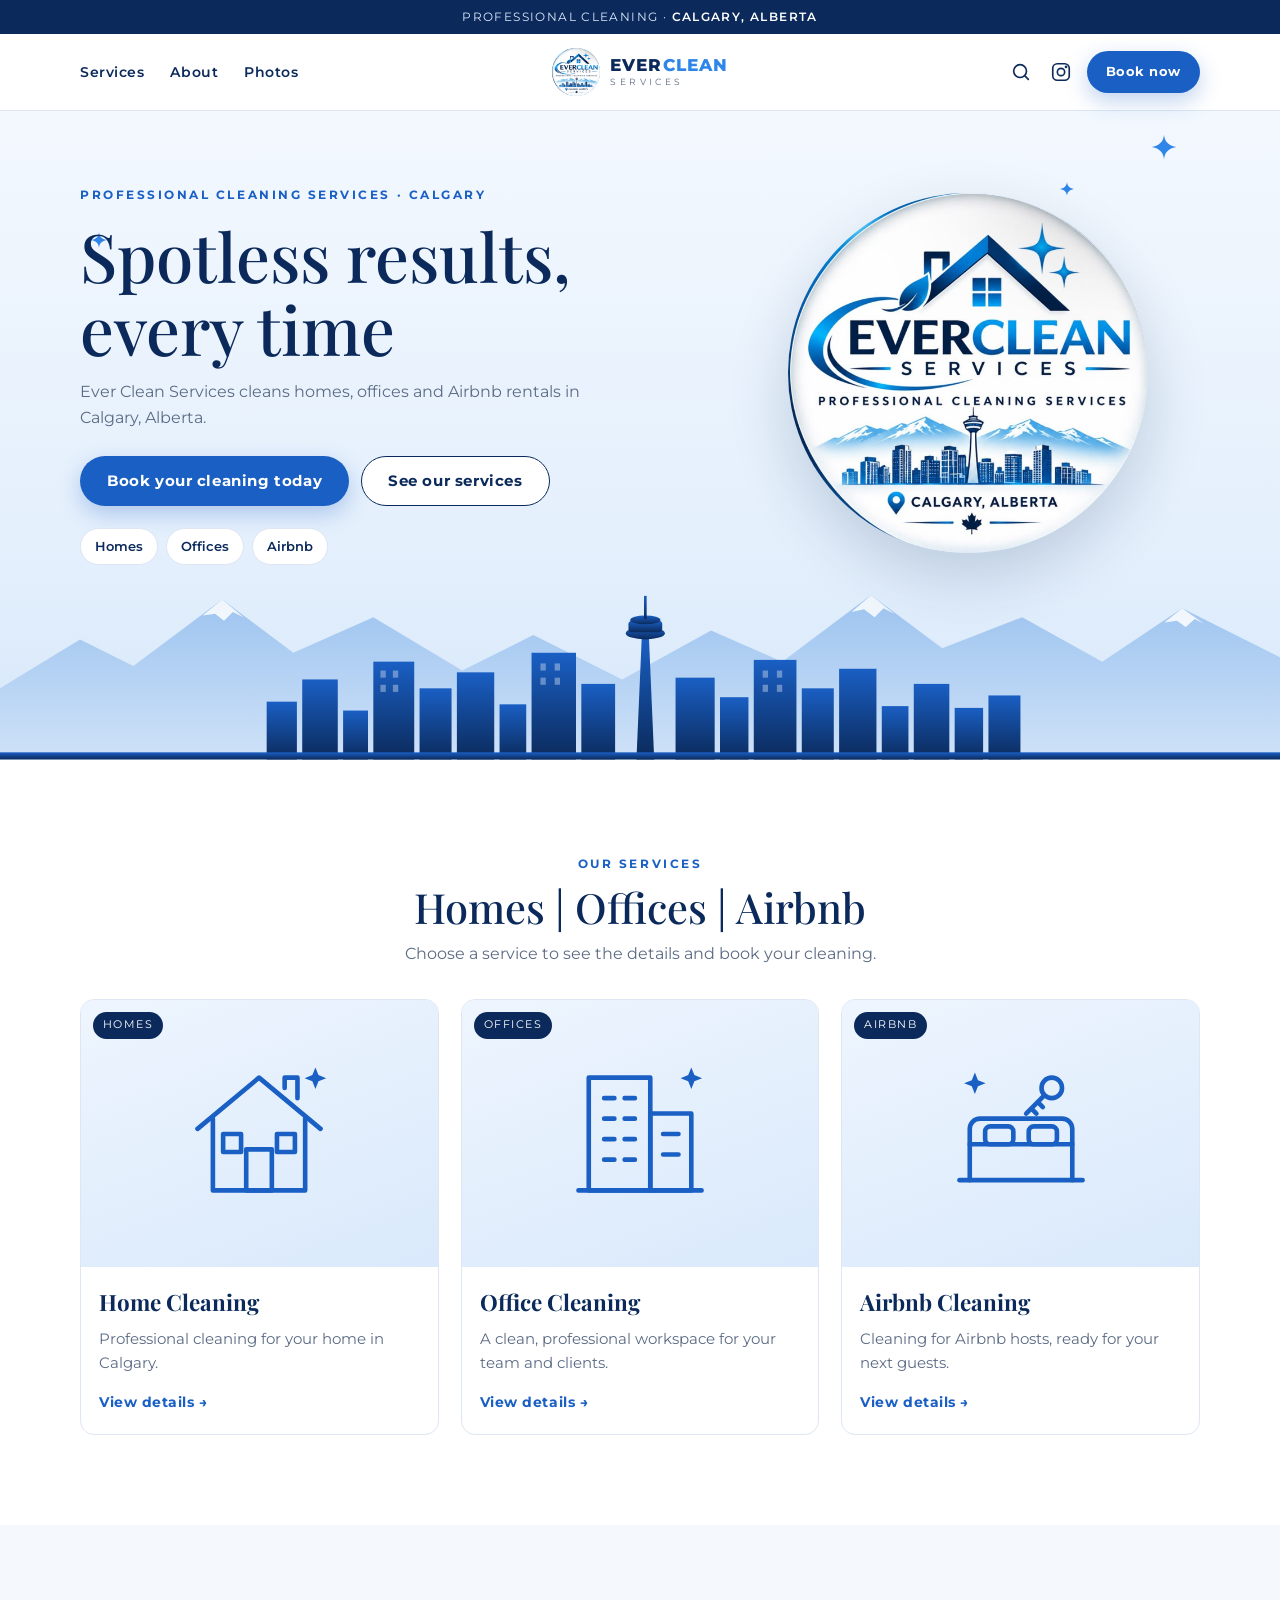
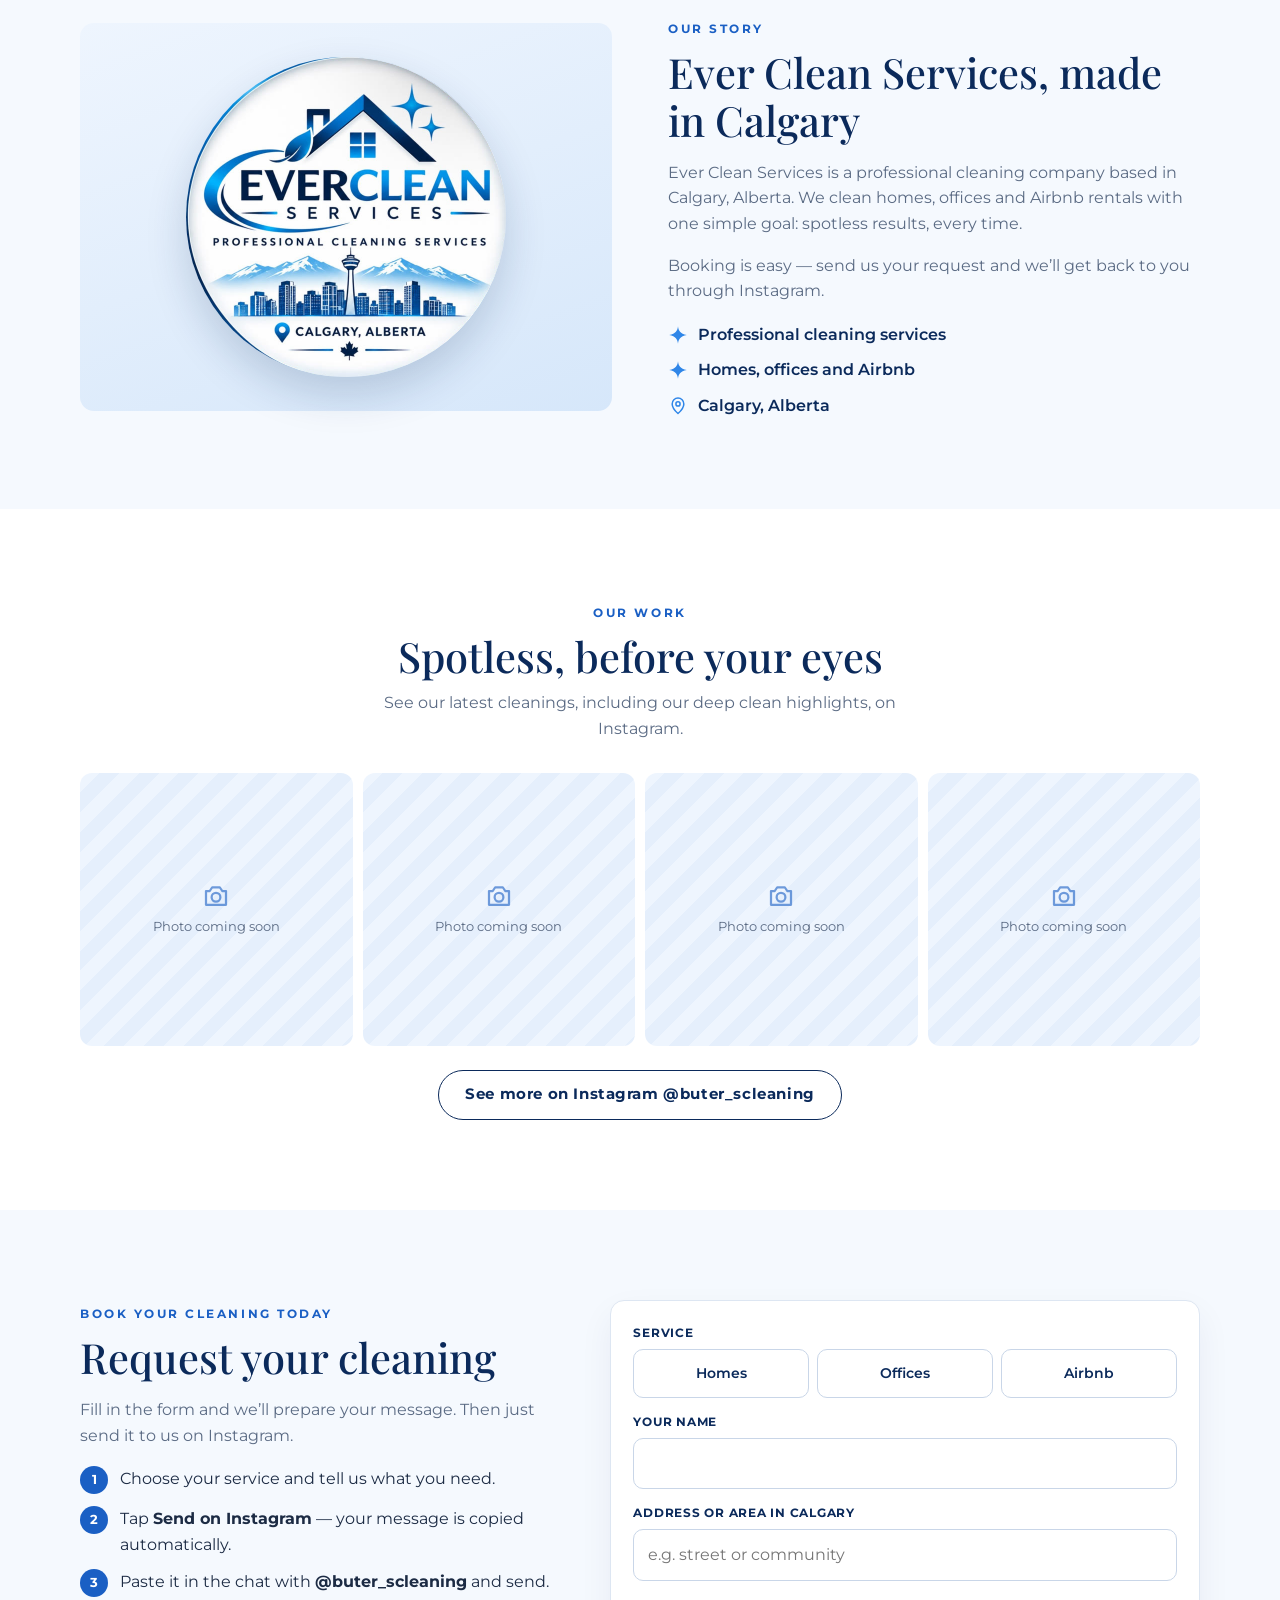
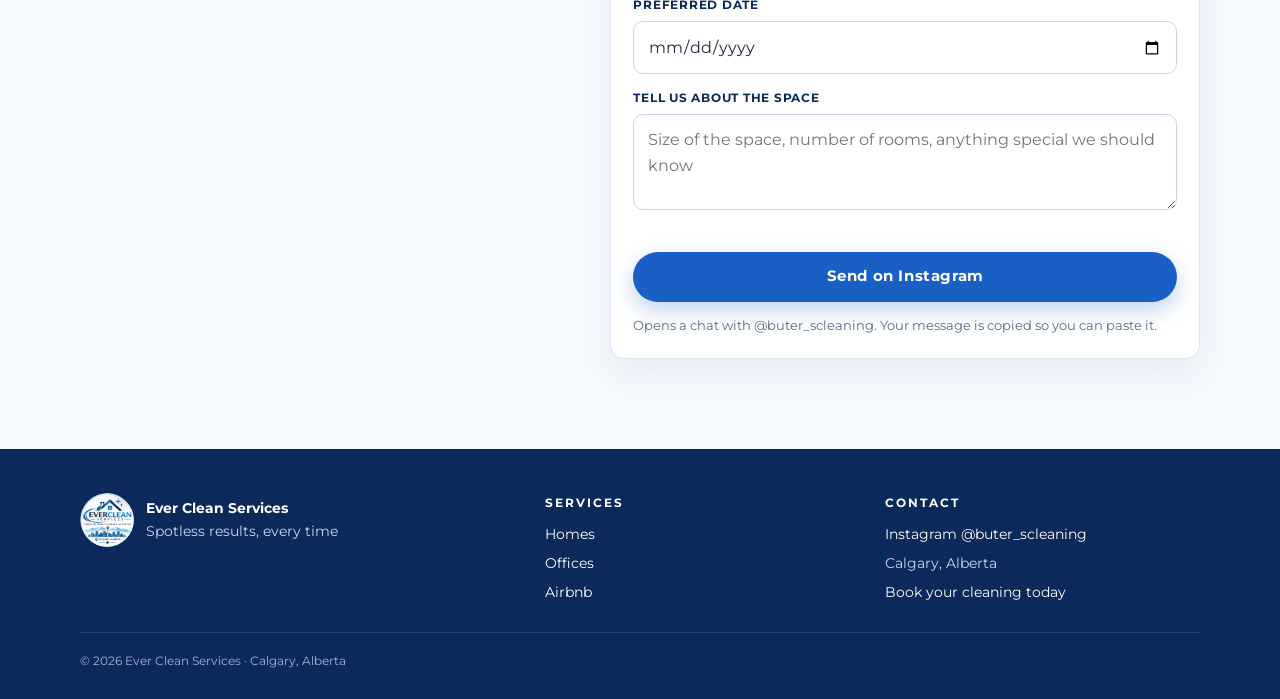
<file: index.html>
<!DOCTYPE html>
<html lang="en">
<head>
  <meta charset="utf-8">
  <meta name="viewport" content="width=device-width, initial-scale=1">
  <title>Ever Clean Services | Professional Cleaning in Calgary, Alberta</title>
  <meta name="description" content="Ever Clean Services — professional cleaning for homes, offices and Airbnb in Calgary, Alberta. Spotless results, every time. Book your cleaning today.">
  <meta name="theme-color" content="#0b2a5b">
  <meta property="og:title" content="Ever Clean Services — Calgary, Alberta">
  <meta property="og:description" content="Professional cleaning for homes, offices and Airbnb. Spotless results, every time.">
  <meta property="og:image" content="assets/img/logo.jpg">
  <link rel="icon" type="image/png" href="assets/img/favicon.png">
  <link rel="apple-touch-icon" href="assets/img/favicon.png">
  <link rel="preconnect" href="https://fonts.googleapis.com">
  <link rel="preconnect" href="https://fonts.gstatic.com" crossorigin>
  <link href="https://fonts.googleapis.com/css2?family=Montserrat:wght@400;500;600;700;800&family=Playfair+Display:wght@500;600&display=swap" rel="stylesheet">
  <link rel="stylesheet" href="css/style.css">
</head>
<body>

  <div class="announce">Professional cleaning · <a href="#book">Calgary, Alberta</a></div>

  <header class="header">
    <div class="container header__inner">
      <div class="header__left">
        <button class="icon-btn menu-toggle" type="button" data-action="menu-open" aria-label="Open menu" data-icon="menu"></button>
        <nav class="nav-desktop" aria-label="Main">
          <a href="#services">Services</a>
          <a href="#about">About</a>
          <a href="#photos">Photos</a>
        </nav>
      </div>
      <a class="brand" href="index.html" aria-label="Ever Clean Services — home">
        <img src="assets/img/logo.jpg" alt="" width="48" height="48">
        <span class="brand__text"><span class="brand__name">EVER<span>CLEAN</span></span><span class="brand__sub">SERVICES</span></span>
      </a>
      <div class="header__right">
        <button class="icon-btn" type="button" data-action="search-open" aria-label="Search services" data-icon="search"></button>
        <a class="icon-btn" href="https://www.instagram.com/buter_scleaning/" target="_blank" rel="noopener" aria-label="Instagram @buter_scleaning" data-icon="instagram"></a>
        <a class="btn btn--primary header__book" href="#book">Book now</a>
      </div>
    </div>
  </header>

  <main id="top">
    <!-- HERO -->
    <section class="hero" aria-labelledby="hero-title">
      <span class="sparkle sparkle--1" data-icon="sparkle"></span>
      <span class="sparkle sparkle--2" data-icon="sparkle"></span>
      <span class="sparkle sparkle--3" data-icon="sparkle"></span>
      <div class="container hero__inner">
        <div>
          <span class="eyebrow">Professional Cleaning Services · Calgary</span>
          <h1 id="hero-title">Spotless results, every time</h1>
          <p class="lead">Ever Clean Services cleans homes, offices and Airbnb rentals in Calgary, Alberta.</p>
          <div class="hero__ctas">
            <a class="btn btn--primary" href="#book" data-book>Book your cleaning today</a>
            <a class="btn btn--outline" href="#services">See our services</a>
          </div>
          <div class="hero__chips">
            <a class="chip" href="service.html?s=homes">Homes</a>
            <a class="chip" href="service.html?s=offices">Offices</a>
            <a class="chip" href="service.html?s=airbnb">Airbnb</a>
          </div>
        </div>
        <div class="hero__logo">
          <img src="assets/img/logo.jpg" alt="Ever Clean Services logo — Calgary, Alberta" width="360" height="360">
        </div>
      </div>

      <!-- Calgary skyline: mountains, buildings and the Calgary Tower -->
      <svg class="skyline" viewBox="0 0 1440 230" preserveAspectRatio="xMidYMax slice" aria-hidden="true">
        <defs>
          <linearGradient id="mt" x1="0" y1="0" x2="0" y2="1">
            <stop offset="0" stop-color="#9cc3ef"/><stop offset="1" stop-color="#cfe2f8"/>
          </linearGradient>
          <linearGradient id="bd" x1="0" y1="0" x2="0" y2="1">
            <stop offset="0" stop-color="#1a5fc4"/><stop offset="1" stop-color="#0b2a5b"/>
          </linearGradient>
        </defs>
        <path fill="url(#mt)" d="M0 150 L90 95 L150 125 L250 50 L330 110 L420 70 L520 130 L600 90 L700 140 L800 85 L880 120 L980 45 L1060 105 L1150 70 L1240 120 L1330 60 L1440 115 V230 H0Z"/>
        <path fill="#fff" opacity=".85" d="M250 50 L228 68 L242 66 L252 74 L262 64 L274 70 Z M980 45 L958 64 L972 61 L984 70 L994 60 L1006 66 Z M1330 60 L1310 76 L1324 74 L1334 81 L1344 72 L1354 77 Z"/>
        <g fill="url(#bd)">
          <rect x="300" y="165" width="34" height="65"/><rect x="340" y="140" width="40" height="90"/>
          <rect x="386" y="175" width="28" height="55"/><rect x="420" y="120" width="46" height="110"/>
          <rect x="472" y="150" width="36" height="80"/><rect x="514" y="132" width="42" height="98"/>
          <rect x="562" y="168" width="30" height="62"/><rect x="598" y="110" width="50" height="120"/>
          <rect x="654" y="145" width="38" height="85"/>
          <!-- Calgary Tower -->
          <path d="M716 230 L722 92 L730 92 L736 230 Z"/>
          <ellipse cx="726" cy="88" rx="22" ry="7"/>
          <rect x="707" y="74" width="38" height="13" rx="4"/>
          <ellipse cx="726" cy="73" rx="17" ry="5"/>
          <rect x="724.5" y="46" width="3" height="26"/>
          <rect x="760" y="138" width="44" height="92"/><rect x="810" y="160" width="32" height="70"/>
          <rect x="848" y="118" width="48" height="112"/><rect x="902" y="150" width="36" height="80"/>
          <rect x="944" y="128" width="42" height="102"/><rect x="992" y="170" width="30" height="60"/>
          <rect x="1028" y="145" width="40" height="85"/><rect x="1074" y="172" width="32" height="58"/>
          <rect x="1112" y="158" width="36" height="72"/>
          <rect x="0" y="222" width="1440" height="8"/>
        </g>
        <g fill="#fff" opacity=".35">
          <rect x="428" y="130" width="6" height="8"/><rect x="442" y="130" width="6" height="8"/><rect x="428" y="146" width="6" height="8"/><rect x="442" y="146" width="6" height="8"/>
          <rect x="608" y="122" width="6" height="8"/><rect x="624" y="122" width="6" height="8"/><rect x="608" y="138" width="6" height="8"/><rect x="624" y="138" width="6" height="8"/>
          <rect x="858" y="130" width="6" height="8"/><rect x="874" y="130" width="6" height="8"/><rect x="858" y="146" width="6" height="8"/><rect x="874" y="146" width="6" height="8"/>
        </g>
      </svg>
    </section>

    <!-- SERVICES -->
    <section class="section" id="services" aria-labelledby="services-title">
      <div class="container">
        <div class="section__head reveal">
          <span class="eyebrow">Our services</span>
          <h2 id="services-title">Homes | Offices | Airbnb</h2>
          <p>Choose a service to see the details and book your cleaning.</p>
        </div>
        <div class="grid" id="services-grid"><!-- filled by js/main.js --></div>
      </div>
    </section>

    <!-- ABOUT -->
    <section class="section section--tint" id="about" aria-labelledby="about-title">
      <div class="container about">
        <div class="about__media reveal">
          <img src="assets/img/logo.jpg" alt="Ever Clean Services — Professional Cleaning Services, Calgary, Alberta" width="320" height="320" loading="lazy">
        </div>
        <div class="about__text reveal">
          <span class="eyebrow">Our story</span>
          <h2 class="h2" id="about-title">Ever Clean Services, made in Calgary</h2>
          <p>Ever Clean Services is a professional cleaning company based in Calgary, Alberta. We clean homes, offices and Airbnb rentals with one simple goal: spotless results, every time.</p>
          <p>Booking is easy — send us your request and we’ll get back to you through Instagram.</p>
          <ul class="about__list">
            <li><span data-icon="sparkle"></span>Professional cleaning services</li>
            <li><span data-icon="sparkle"></span>Homes, offices and Airbnb</li>
            <li><span data-icon="pin"></span>Calgary, Alberta</li>
          </ul>
        </div>
      </div>
    </section>

    <!-- PHOTOS -->
    <section class="section" id="photos" aria-labelledby="photos-title">
      <div class="container">
        <div class="section__head reveal">
          <span class="eyebrow">Our work</span>
          <h2 id="photos-title">Spotless, before your eyes</h2>
          <p>See our latest cleanings, including our deep clean highlights, on Instagram.</p>
        </div>
        <!-- Replace the placeholders with real photos: <div class="photo"><img src="assets/img/work/01.jpg" alt="..."></div> -->
        <div class="photos reveal" id="photos-grid">
          <div class="photo"><div><span data-icon="camera"></span>Photo coming soon</div></div>
          <div class="photo"><div><span data-icon="camera"></span>Photo coming soon</div></div>
          <div class="photo"><div><span data-icon="camera"></span>Photo coming soon</div></div>
          <div class="photo"><div><span data-icon="camera"></span>Photo coming soon</div></div>
        </div>
        <div class="photos__cta">
          <a class="btn btn--outline" href="https://www.instagram.com/buter_scleaning/" target="_blank" rel="noopener">See more on Instagram @buter_scleaning</a>
        </div>
      </div>
    </section>

    <!-- BOOK -->
    <section class="section section--tint" id="book" aria-labelledby="book-title">
      <div class="container book">
        <div class="book__intro reveal">
          <span class="eyebrow">Book your cleaning today</span>
          <h2 class="h2" id="book-title">Request your cleaning</h2>
          <p>Fill in the form and we’ll prepare your message. Then just send it to us on Instagram.</p>
          <ol class="steps">
            <li><b>1</b><span>Choose your service and tell us what you need.</span></li>
            <li><b>2</b><span>Tap <strong>Send on Instagram</strong> — your message is copied automatically.</span></li>
            <li><b>3</b><span>Paste it in the chat with <strong>@buter_scleaning</strong> and send.</span></li>
          </ol>
        </div>

        <div class="reveal">
          <form class="form" id="book-form" novalidate>
            <div class="field">
              <span class="field__label" style="font-size:.78rem;font-weight:700;letter-spacing:.06em;text-transform:uppercase;color:var(--navy)">Service</span>
              <div class="service-pick" id="service-pick"><!-- filled by js/main.js --></div>
            </div>
            <div class="field">
              <label for="f-name">Your name</label>
              <input id="f-name" name="name" type="text" autocomplete="name" required>
            </div>
            <div class="field">
              <label for="f-area">Address or area in Calgary</label>
              <input id="f-area" name="area" type="text" autocomplete="street-address" placeholder="e.g. street or community">
            </div>
            <div class="field">
              <label for="f-date">Preferred date</label>
              <input id="f-date" name="date" type="date">
            </div>
            <div class="field">
              <label for="f-notes">Tell us about the space</label>
              <textarea id="f-notes" name="notes" placeholder="Size of the space, number of rooms, anything special we should know"></textarea>
            </div>
            <p class="form__error" id="form-error" role="alert"></p>
            <button class="btn btn--primary btn--block" type="submit">Send on Instagram</button>
            <p class="form__note">Opens a chat with @buter_scleaning. Your message is copied so you can paste it.</p>
          </form>

          <div class="result" id="book-result" aria-live="polite">
            <h3>Your message is ready ✨</h3>
            <p class="form__note" id="result-status">We copied it for you. Paste it in the Instagram chat and send.</p>
            <textarea id="result-text" readonly aria-label="Your booking message"></textarea>
            <button class="btn btn--outline btn--block" type="button" id="copy-again">Copy message</button>
            <a class="btn btn--primary btn--block" id="open-dm" href="https://ig.me/m/buter_scleaning" target="_blank" rel="noopener">Open Instagram chat</a>
          </div>
        </div>
      </div>
    </section>
  </main>

  <footer class="footer">
    <div class="container">
      <div class="footer__grid">
        <div>
          <div class="footer__brand">
            <img src="assets/img/logo.jpg" alt="" width="54" height="54" loading="lazy">
            <div><strong style="color:#fff">Ever Clean Services</strong><br>Spotless results, every time</div>
          </div>
        </div>
        <div>
          <h4>Services</h4>
          <ul>
            <li><a href="service.html?s=homes">Homes</a></li>
            <li><a href="service.html?s=offices">Offices</a></li>
            <li><a href="service.html?s=airbnb">Airbnb</a></li>
          </ul>
        </div>
        <div>
          <h4>Contact</h4>
          <ul>
            <li><a href="https://www.instagram.com/buter_scleaning/" target="_blank" rel="noopener">Instagram @buter_scleaning</a></li>
            <li>Calgary, Alberta</li>
            <li><a href="#book">Book your cleaning today</a></li>
          </ul>
        </div>
      </div>
      <div class="footer__bottom">© <span data-year></span> Ever Clean Services · Calgary, Alberta</div>
    </div>
  </footer>

  <div class="sticky-cta" id="sticky-cta">
    <a class="btn btn--primary" href="#book">Book your cleaning today</a>
  </div>

  <script src="js/data.js"></script>
  <script src="js/main.js"></script>
</body>
</html>
</file>
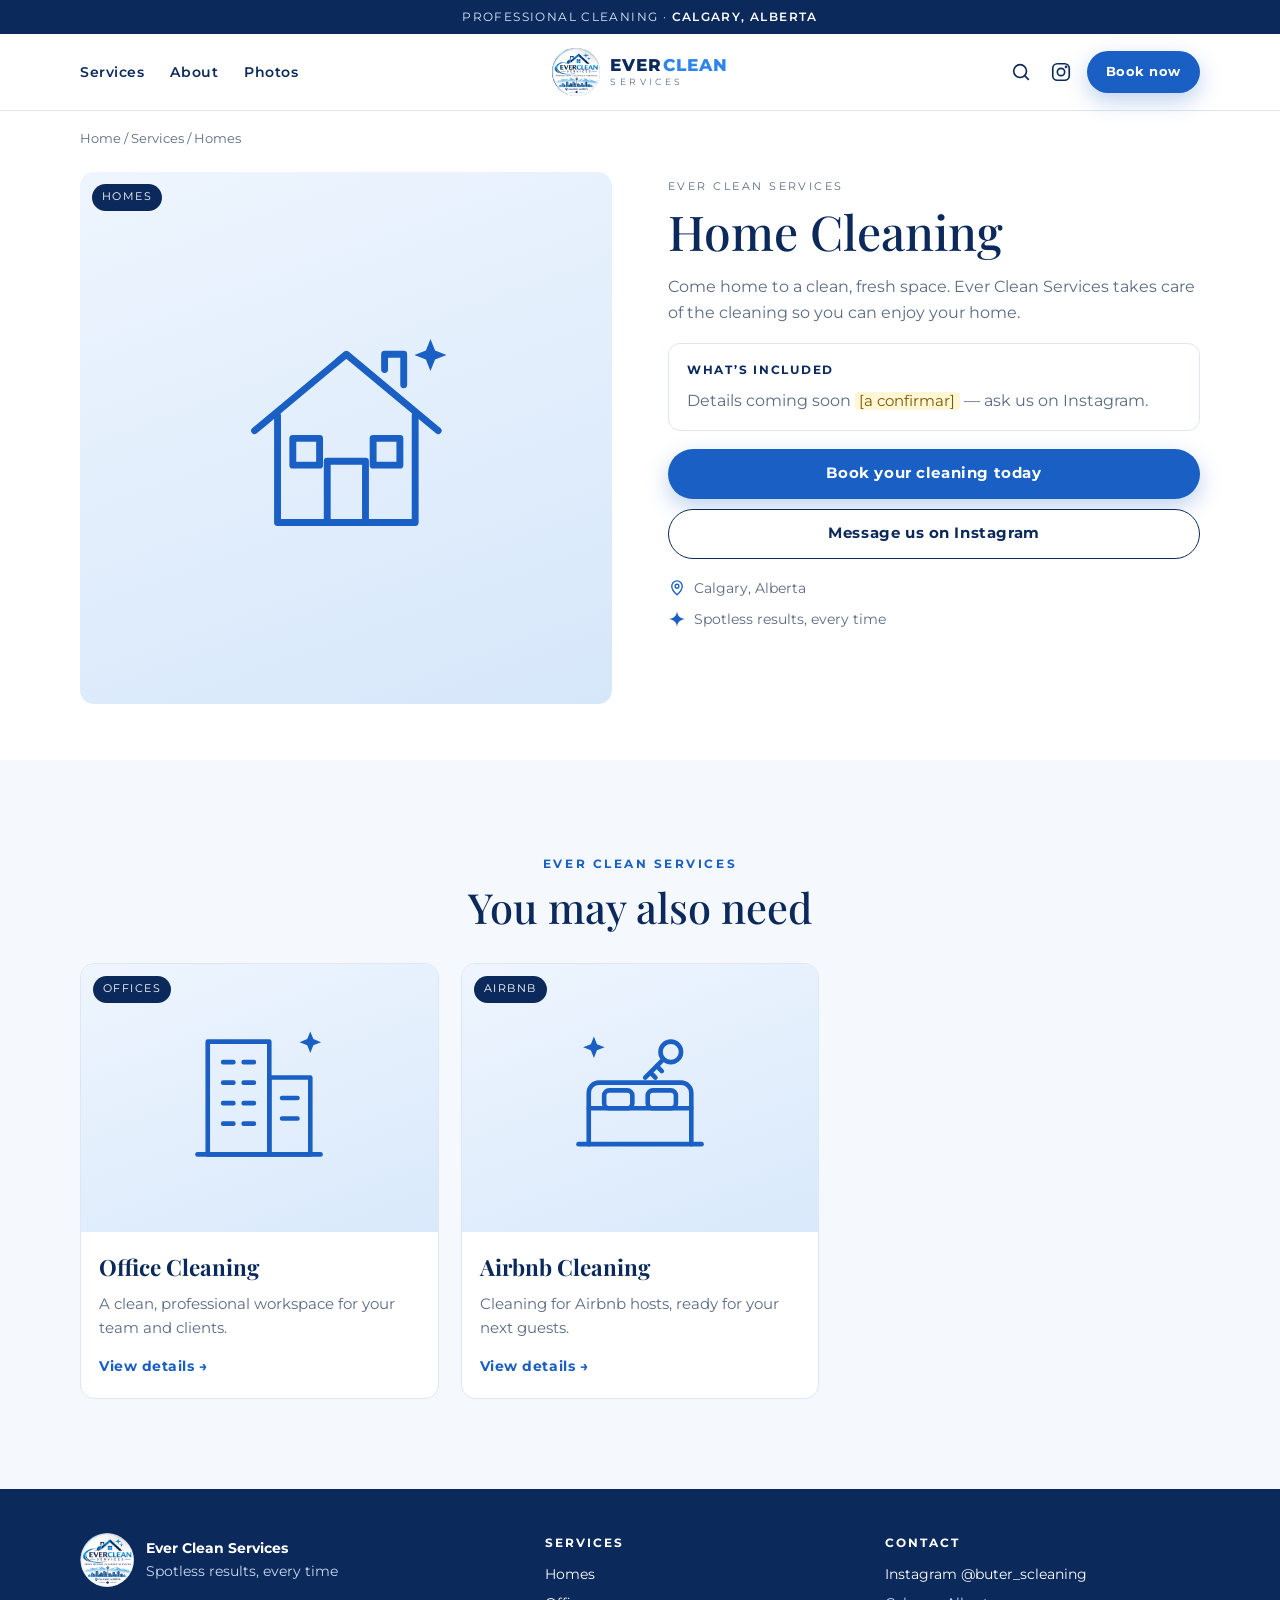
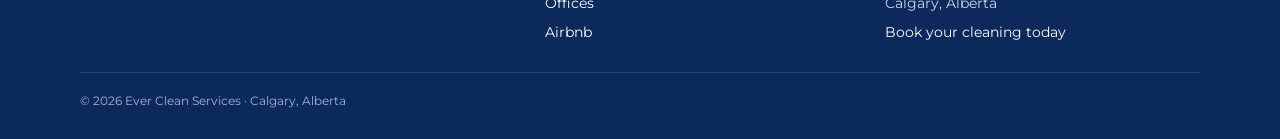
<file: service.html>
<!DOCTYPE html>
<html lang="en">
<head>
  <meta charset="utf-8">
  <meta name="viewport" content="width=device-width, initial-scale=1">
  <title>Services | Ever Clean Services — Calgary, Alberta</title>
  <meta name="description" content="Ever Clean Services — professional cleaning for homes, offices and Airbnb in Calgary, Alberta.">
  <meta name="theme-color" content="#0b2a5b">
  <link rel="icon" type="image/png" href="assets/img/favicon.png">
  <link rel="apple-touch-icon" href="assets/img/favicon.png">
  <link rel="preconnect" href="https://fonts.googleapis.com">
  <link rel="preconnect" href="https://fonts.gstatic.com" crossorigin>
  <link href="https://fonts.googleapis.com/css2?family=Montserrat:wght@400;500;600;700;800&family=Playfair+Display:wght@500;600&display=swap" rel="stylesheet">
  <link rel="stylesheet" href="css/style.css">
</head>
<body>

  <div class="announce">Professional cleaning · <a href="index.html#book">Calgary, Alberta</a></div>

  <header class="header">
    <div class="container header__inner">
      <div class="header__left">
        <button class="icon-btn menu-toggle" type="button" data-action="menu-open" aria-label="Open menu" data-icon="menu"></button>
        <nav class="nav-desktop" aria-label="Main">
          <a href="index.html#services">Services</a>
          <a href="index.html#about">About</a>
          <a href="index.html#photos">Photos</a>
        </nav>
      </div>
      <a class="brand" href="index.html" aria-label="Ever Clean Services — home">
        <img src="assets/img/logo.jpg" alt="" width="48" height="48">
        <span class="brand__text"><span class="brand__name">EVER<span>CLEAN</span></span><span class="brand__sub">SERVICES</span></span>
      </a>
      <div class="header__right">
        <button class="icon-btn" type="button" data-action="search-open" aria-label="Search services" data-icon="search"></button>
        <a class="icon-btn" href="https://www.instagram.com/buter_scleaning/" target="_blank" rel="noopener" aria-label="Instagram @buter_scleaning" data-icon="instagram"></a>
        <a class="btn btn--primary header__book" href="index.html#book">Book now</a>
      </div>
    </div>
  </header>

  <main>
    <div class="container">
      <nav class="crumbs" aria-label="Breadcrumb">
        <a href="index.html">Home</a> / <a href="index.html#services">Services</a> / <span id="crumb-current">Service</span>
      </nav>
      <section class="detail" id="service-detail"><!-- filled by js/main.js --></section>
    </div>

    <section class="section section--tint" aria-labelledby="related-title">
      <div class="container">
        <div class="section__head">
          <span class="eyebrow">Ever Clean Services</span>
          <h2 id="related-title">You may also need</h2>
        </div>
        <div class="grid" id="related-grid"></div>
      </div>
    </section>
  </main>

  <footer class="footer">
    <div class="container">
      <div class="footer__grid">
        <div>
          <div class="footer__brand">
            <img src="assets/img/logo.jpg" alt="" width="54" height="54" loading="lazy">
            <div><strong style="color:#fff">Ever Clean Services</strong><br>Spotless results, every time</div>
          </div>
        </div>
        <div>
          <h4>Services</h4>
          <ul>
            <li><a href="service.html?s=homes">Homes</a></li>
            <li><a href="service.html?s=offices">Offices</a></li>
            <li><a href="service.html?s=airbnb">Airbnb</a></li>
          </ul>
        </div>
        <div>
          <h4>Contact</h4>
          <ul>
            <li><a href="https://www.instagram.com/buter_scleaning/" target="_blank" rel="noopener">Instagram @buter_scleaning</a></li>
            <li>Calgary, Alberta</li>
            <li><a href="index.html#book">Book your cleaning today</a></li>
          </ul>
        </div>
      </div>
      <div class="footer__bottom">© <span data-year></span> Ever Clean Services · Calgary, Alberta</div>
    </div>
  </footer>

  <script src="js/data.js"></script>
  <script src="js/main.js"></script>
</body>
</html>
</file>
<file: css/style.css>
/* Ever Clean Services — styles (mobile-first) */
:root {
  --navy: #0b2a5b;
  --blue: #1a5fc4;
  --blue-bright: #2f86e8;
  --sky: #eaf3fd;
  --sky-2: #f5f9fe;
  --line: #dde6f2;
  --text: #1c2b44;
  --muted: #5b6b84;
  --white: #fff;
  --radius: 14px;
  --serif: "Playfair Display", Georgia, "Times New Roman", serif;
  --sans: "Montserrat", system-ui, -apple-system, "Segoe UI", Roboto, sans-serif;
  --max: 1160px;
}

*, *::before, *::after { box-sizing: border-box; }
html { scroll-behavior: smooth; }
body {
  margin: 0;
  font-family: var(--sans);
  color: var(--text);
  background: var(--white);
  line-height: 1.6;
  -webkit-font-smoothing: antialiased;
}
img, svg { max-width: 100%; display: block; }
a { color: var(--blue); }
button { font: inherit; cursor: pointer; }
.container { width: 100%; max-width: var(--max); margin: 0 auto; padding: 0 20px; }
.visually-hidden { position: absolute; width: 1px; height: 1px; overflow: hidden; clip: rect(0 0 0 0); white-space: nowrap; }
.tbc { background: #fff6d6; color: #7a5a00; padding: 0 .3em; border-radius: 4px; font-size: .92em; }

/* ---------- Announcement bar ---------- */
.announce {
  background: var(--navy); color: #dbe8fb;
  text-align: center; font-size: .72rem; letter-spacing: .12em; text-transform: uppercase;
  padding: 8px 12px;
}
.announce a { color: #fff; text-decoration: none; font-weight: 600; }

/* ---------- Header ---------- */
.header {
  position: sticky; top: 0; z-index: 40;
  background: rgba(255,255,255,.96);
  backdrop-filter: blur(8px);
  border-bottom: 1px solid var(--line);
}
.header__inner {
  display: grid; grid-template-columns: 1fr auto 1fr; align-items: center;
  height: 64px;
}
.header__left, .header__right { display: flex; align-items: center; gap: 4px; }
.header__right { justify-content: flex-end; }
.icon-btn {
  width: 42px; height: 42px; display: inline-grid; place-items: center;
  border: 0; background: none; color: var(--navy); border-radius: 50%;
}
.icon-btn:hover { background: var(--sky); }
.icon-btn svg { width: 22px; height: 22px; }
.brand { display: flex; align-items: center; gap: 10px; text-decoration: none; color: var(--navy); }
.brand img { width: 40px; height: 40px; border-radius: 50%; object-fit: cover; }
.brand__text { line-height: 1; text-align: left; }
.brand__name { font-weight: 800; letter-spacing: .06em; font-size: 1.05rem; }
.brand__name span { color: var(--blue-bright); }
.brand__sub { display: block; font-size: .56rem; letter-spacing: .38em; margin-top: 4px; color: var(--muted); }
.nav-desktop { display: none; }
.header .header__book { display: none; }
.header__left, .header__right { min-width: 0; }
.header__right { gap: 0; }
.header .icon-btn { width: 40px; height: 40px; }

/* ---------- Drawer (mobile menu) ---------- */
.drawer-backdrop {
  position: fixed; inset: 0; background: rgba(11,42,91,.35); z-index: 60;
  opacity: 0; pointer-events: none; transition: opacity .25s;
}
.drawer {
  position: fixed; top: 0; left: 0; bottom: 0; width: min(84vw, 340px); z-index: 61;
  background: #fff; padding: 20px 24px; transform: translateX(-100%); transition: transform .3s ease;
  display: flex; flex-direction: column; gap: 6px;
}
body.menu-open .drawer { transform: none; }
body.menu-open .drawer-backdrop { opacity: 1; pointer-events: auto; }
.drawer__top { display: flex; justify-content: space-between; align-items: center; margin-bottom: 10px; }
.drawer a.drawer__link {
  display: block; padding: 14px 0; border-bottom: 1px solid var(--line);
  text-decoration: none; color: var(--navy); font-weight: 600; font-size: 1.02rem;
}
.drawer .btn { margin-top: 18px; }

/* ---------- Buttons ---------- */
.btn {
  display: inline-flex; align-items: center; justify-content: center; gap: 8px;
  min-height: 50px; padding: 0 26px; border-radius: 999px;
  font-weight: 700; font-size: .92rem; letter-spacing: .04em; text-decoration: none;
  border: 1.5px solid transparent; transition: transform .15s, background .2s, color .2s;
}
.btn:active { transform: scale(.98); }
.btn--primary { background: var(--blue); color: #fff; box-shadow: 0 8px 22px rgba(26,95,196,.28); }
.btn--primary:hover { background: var(--navy); }
.btn--outline { border-color: var(--navy); color: var(--navy); background: #fff; }
.btn--outline:hover { background: var(--navy); color: #fff; }
.btn--block { width: 100%; }

/* ---------- Hero ---------- */
.hero {
  position: relative; overflow: hidden;
  background: linear-gradient(180deg, #f3f8fe 0%, #e3effc 70%, #d6e7fa 100%);
  padding: 48px 0 0;
}
.hero__inner { position: relative; z-index: 2; display: grid; gap: 28px; text-align: center; }
.eyebrow {
  display: inline-block; font-size: .72rem; font-weight: 700; letter-spacing: .22em; text-transform: uppercase;
  color: var(--blue);
}
.hero h1 {
  font-family: var(--serif); font-weight: 500; color: var(--navy);
  font-size: clamp(2.3rem, 9vw, 4.2rem); line-height: 1.08; margin: 12px 0 14px;
}
.hero p.lead { color: var(--muted); font-size: 1.02rem; max-width: 520px; margin: 0 auto 26px; }
.hero__ctas { display: flex; flex-direction: column; gap: 12px; align-items: center; }
.hero__ctas .btn { width: 100%; max-width: 340px; }
.hero__chips { display: flex; flex-wrap: wrap; justify-content: center; gap: 8px; margin-top: 22px; }
.chip {
  display: inline-flex; align-items: center; gap: 6px;
  background: #fff; border: 1px solid var(--line); border-radius: 999px;
  padding: 7px 14px; font-size: .82rem; font-weight: 600; color: var(--navy); text-decoration: none;
}
.chip:hover { border-color: var(--blue); }
.hero__logo { display: none; }
.skyline { position: relative; z-index: 1; margin-top: 36px; width: 100%; height: auto; }
.sparkle { position: absolute; z-index: 1; color: var(--blue-bright); animation: twinkle 3.2s ease-in-out infinite; }
.sparkle--1 { top: 22px; right: 8%; width: 28px; }
.sparkle--2 { top: 70px; right: 16%; width: 16px; animation-delay: .8s; }
.sparkle--3 { top: 120px; left: 7%; width: 18px; animation-delay: 1.6s; }
@keyframes twinkle { 0%,100% { opacity: .35; transform: scale(.85); } 50% { opacity: 1; transform: scale(1); } }

/* ---------- Sections ---------- */
.section { padding: 64px 0; }
.section--tint { background: var(--sky-2); }
.section__head { text-align: center; margin-bottom: 32px; }
.section__head h2, .h2 {
  font-family: var(--serif); font-weight: 500; color: var(--navy);
  font-size: clamp(1.8rem, 6vw, 2.6rem); line-height: 1.15; margin: 8px 0 10px;
}
.section__head p { color: var(--muted); margin: 0 auto; max-width: 560px; }

/* ---------- Service cards (product-grid style) ---------- */
.grid { display: grid; gap: 18px; grid-template-columns: 1fr; }
.card {
  display: flex; flex-direction: column; text-decoration: none; color: inherit;
  background: #fff; border: 1px solid var(--line); border-radius: var(--radius); overflow: hidden;
  transition: box-shadow .2s, transform .2s;
}
.card:hover { box-shadow: 0 14px 34px rgba(11,42,91,.10); transform: translateY(-2px); }
.card__media {
  aspect-ratio: 4 / 3; background: linear-gradient(160deg, #eef5fe, #d9e9fb);
  display: grid; place-items: center; position: relative;
}
.card__media svg { width: 46%; height: auto; color: var(--blue); }
.card__tag {
  position: absolute; top: 12px; left: 12px; background: var(--navy); color: #fff;
  font-size: .66rem; letter-spacing: .14em; text-transform: uppercase; padding: 5px 10px; border-radius: 999px;
}
.card__body { padding: 18px 18px 20px; display: flex; flex-direction: column; gap: 6px; flex: 1; }
.card__title { font-family: var(--serif); font-size: 1.4rem; color: var(--navy); margin: 0; }
.card__text { color: var(--muted); margin: 0; font-size: .95rem; }
.card__link { margin-top: auto; padding-top: 10px; font-weight: 700; font-size: .85rem; color: var(--blue); letter-spacing: .04em; }

/* ---------- About (Our story) ---------- */
.about { display: grid; gap: 28px; align-items: center; }
.about__media {
  background: linear-gradient(160deg, #eef5fe, #d6e7fa); border-radius: var(--radius);
  padding: 34px; display: grid; place-items: center;
}
.about__media img { width: min(320px, 80%); border-radius: 50%; box-shadow: 0 18px 40px rgba(11,42,91,.18); }
.about__text p { color: var(--muted); }
.about__list { list-style: none; padding: 0; margin: 18px 0 0; display: grid; gap: 10px; }
.about__list li { display: flex; gap: 10px; align-items: center; font-weight: 600; color: var(--navy); }
.about__list svg { width: 20px; color: var(--blue-bright); flex: none; }

/* ---------- Photos ---------- */
.photos { display: grid; grid-template-columns: repeat(2, 1fr); gap: 10px; }
.photo {
  aspect-ratio: 1; border-radius: 12px; overflow: hidden;
  background: repeating-linear-gradient(135deg, #eef5fe 0 14px, #e5effc 14px 28px);
  display: grid; place-items: center; text-align: center; color: var(--muted); font-size: .8rem; padding: 10px;
}
.photo img { width: 100%; height: 100%; object-fit: cover; }
.photo svg { width: 30px; margin: 0 auto 6px; color: var(--blue); opacity: .6; }
.photos__cta { text-align: center; margin-top: 24px; }

/* ---------- Booking ---------- */
.book { display: grid; gap: 28px; }
.book__intro p { color: var(--muted); }
.steps { list-style: none; padding: 0; margin: 18px 0 0; display: grid; gap: 12px; }
.steps li { display: flex; gap: 12px; align-items: flex-start; }
.steps b {
  flex: none; width: 28px; height: 28px; border-radius: 50%; background: var(--blue); color: #fff;
  display: grid; place-items: center; font-size: .8rem;
}
.form {
  background: #fff; border: 1px solid var(--line); border-radius: var(--radius);
  padding: 22px; display: grid; gap: 14px; box-shadow: 0 14px 34px rgba(11,42,91,.06);
}
.field { display: grid; gap: 6px; }
.field label { font-size: .78rem; font-weight: 700; letter-spacing: .06em; text-transform: uppercase; color: var(--navy); }
.field input, .field select, .field textarea {
  width: 100%; font: inherit; font-size: 16px; /* 16px avoids iOS zoom */
  padding: 12px 14px; border: 1px solid #c9d6e8; border-radius: 10px; background: #fff; color: var(--text);
}
.field input:focus, .field select:focus, .field textarea:focus { outline: 2px solid var(--blue-bright); outline-offset: 1px; border-color: transparent; }
.field textarea { min-height: 96px; resize: vertical; }
.service-pick { display: grid; grid-template-columns: repeat(3, 1fr); gap: 8px; }
.service-pick input { position: absolute; opacity: 0; pointer-events: none; }
.service-pick label {
  text-transform: none; letter-spacing: 0; font-size: .9rem; font-weight: 600;
  border: 1.5px solid #c9d6e8; border-radius: 10px; padding: 12px 6px; text-align: center; cursor: pointer; color: var(--navy);
}
.service-pick input:checked + label { border-color: var(--blue); background: var(--sky); color: var(--blue); }
.service-pick input:focus-visible + label { outline: 2px solid var(--blue-bright); }
.form__note { font-size: .8rem; color: var(--muted); margin: 0; }
.form__error { color: #b42318; font-size: .85rem; margin: 0; min-height: 1em; }
.result {
  display: none; background: var(--sky); border: 1px solid #bcd6f6; border-radius: var(--radius); padding: 18px;
}
.result.is-visible { display: grid; gap: 12px; }
.result h3 { margin: 0; color: var(--navy); font-size: 1.05rem; }
.result textarea { width: 100%; min-height: 150px; font: inherit; font-size: 14px; padding: 12px; border-radius: 10px; border: 1px solid #c9d6e8; }

/* ---------- Footer ---------- */
.footer { background: var(--navy); color: #c8d8f0; padding: 44px 0 28px; font-size: .9rem; }
.footer__grid { display: grid; gap: 24px; }
.footer h4 { color: #fff; font-size: .78rem; letter-spacing: .16em; text-transform: uppercase; margin: 0 0 10px; }
.footer a { color: #fff; text-decoration: none; }
.footer ul { list-style: none; padding: 0; margin: 0; display: grid; gap: 6px; }
.footer__brand { display: flex; gap: 12px; align-items: center; }
.footer__brand img { width: 54px; height: 54px; border-radius: 50%; }
.footer__bottom { border-top: 1px solid rgba(255,255,255,.12); margin-top: 28px; padding-top: 18px; font-size: .78rem; color: #9fb4d6; }

/* ---------- Sticky mobile CTA ---------- */
.sticky-cta {
  position: fixed; left: 12px; right: 12px; bottom: 12px; z-index: 30;
  transform: translateY(140%); transition: transform .3s ease;
}
.sticky-cta.is-visible { transform: none; }
.sticky-cta .btn { width: 100%; }

/* ---------- Search overlay ---------- */
.search {
  position: fixed; inset: 0; z-index: 70; background: rgba(255,255,255,.98);
  display: none; overflow-y: auto;
}
body.search-open { overflow: hidden; }
body.search-open .search { display: block; }
.search__bar { display: flex; align-items: center; gap: 8px; padding: 14px 0; border-bottom: 1px solid var(--line); }
.search__bar input {
  flex: 1; font: inherit; font-size: 17px; border: 1px solid #c9d6e8; border-radius: 999px; padding: 12px 18px;
}
.search__bar input:focus { outline: 2px solid var(--blue-bright); border-color: transparent; }
.search__meta { display: flex; justify-content: space-between; color: var(--muted); font-size: .82rem; margin: 18px 0 12px; }
.search__title { font-family: var(--serif); font-weight: 500; color: var(--navy); text-align: center; font-size: 1.7rem; margin: 26px 0 6px; }
.search__empty { text-align: center; color: var(--muted); padding: 30px 0; }
.search .grid { padding-bottom: 40px; }

/* ---------- Service detail page (product-page style) ---------- */
.crumbs { font-size: .8rem; color: var(--muted); padding: 18px 0 0; }
.crumbs a { color: var(--muted); text-decoration: none; }
.crumbs a:hover { color: var(--blue); }
.detail { display: grid; gap: 26px; padding: 22px 0 56px; }
.detail__media {
  border-radius: var(--radius); background: linear-gradient(160deg, #eef5fe, #d6e7fa);
  aspect-ratio: 1; display: grid; place-items: center; position: relative;
}
.detail__media svg { width: 46%; color: var(--blue); }
.detail__brand { font-size: .7rem; letter-spacing: .22em; text-transform: uppercase; color: var(--muted); }
.detail h1 { font-family: var(--serif); font-weight: 500; color: var(--navy); font-size: clamp(2rem, 7vw, 3rem); line-height: 1.1; margin: 8px 0 14px; }
.detail__desc { color: var(--muted); }
.detail__box { border: 1px solid var(--line); border-radius: 12px; padding: 16px 18px; margin: 18px 0; }
.detail__box h2 { font-size: .78rem; letter-spacing: .14em; text-transform: uppercase; color: var(--navy); margin: 0 0 8px; }
.detail__box ul { margin: 0; padding-left: 18px; color: var(--muted); }
.detail__actions { display: grid; gap: 10px; }
.detail__meta { list-style: none; padding: 0; margin: 18px 0 0; display: grid; gap: 8px; font-size: .88rem; color: var(--muted); }
.detail__meta li { display: flex; gap: 8px; align-items: center; }
.detail__meta svg { width: 18px; color: var(--blue); flex: none; }

/* ---------- Reveal on scroll ---------- */
.reveal { opacity: 0; transform: translateY(14px); transition: opacity .6s ease, transform .6s ease; }
.reveal.is-in { opacity: 1; transform: none; }
@media (prefers-reduced-motion: reduce) {
  .reveal { opacity: 1; transform: none; transition: none; }
  .sparkle { animation: none; }
  html { scroll-behavior: auto; }
}

/* ================= Tablet & desktop ================= */
@media (min-width: 640px) {
  .grid { grid-template-columns: repeat(2, 1fr); }
  .photos { grid-template-columns: repeat(3, 1fr); }
  .hero__ctas { flex-direction: row; justify-content: center; }
  .hero__ctas .btn { width: auto; }
}
@media (min-width: 960px) {
  .header__inner { height: 76px; }
  .brand img { width: 48px; height: 48px; }
  .menu-toggle { display: none; }
  .nav-desktop { display: flex; gap: 26px; }
  .nav-desktop a { text-decoration: none; color: var(--navy); font-weight: 600; font-size: .86rem; letter-spacing: .04em; }
  .nav-desktop a:hover { color: var(--blue); }
  .header .header__book { display: inline-flex; min-height: 42px; padding: 0 18px; font-size: .8rem; margin-left: 6px; }

  .hero { padding-top: 70px; }
  .hero__inner { grid-template-columns: 1.15fr .85fr; text-align: left; align-items: center; }
  .hero p.lead { margin-left: 0; }
  .hero__ctas, .hero__chips { justify-content: flex-start; }
  .hero__logo { display: block; justify-self: center; }
  .hero__logo img { width: 360px; border-radius: 50%; box-shadow: 0 24px 60px rgba(11,42,91,.18); }
  .skyline { margin-top: -10px; }

  .section { padding: 90px 0; }
  .grid { grid-template-columns: repeat(3, 1fr); gap: 22px; }
  .about { grid-template-columns: 1fr 1fr; gap: 56px; }
  .photos { grid-template-columns: repeat(4, 1fr); }
  .book { grid-template-columns: .9fr 1.1fr; gap: 48px; align-items: start; }
  .footer__grid { grid-template-columns: 1.4fr 1fr 1fr; }
  .sticky-cta { display: none; }

  .detail { grid-template-columns: 1fr 1fr; gap: 56px; align-items: start; }
  .detail__media { position: sticky; top: 100px; }
}
</file>
